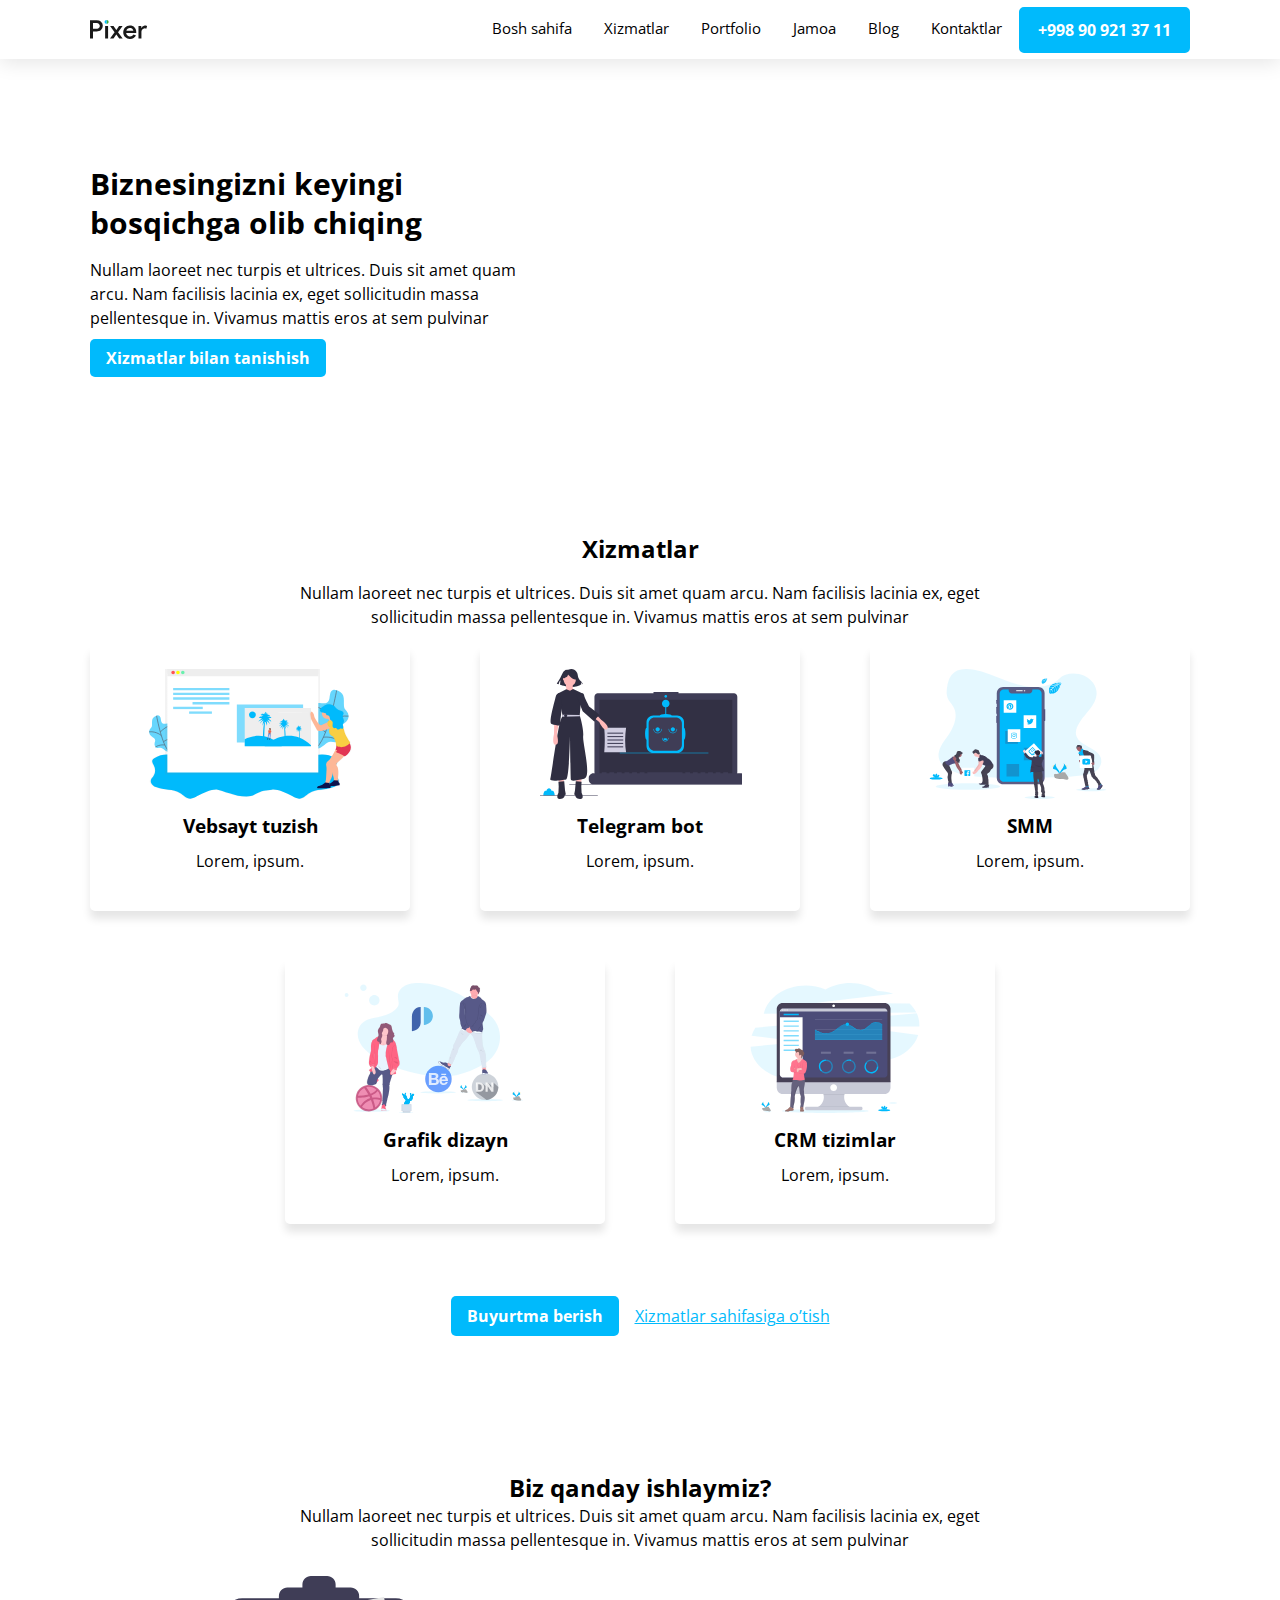
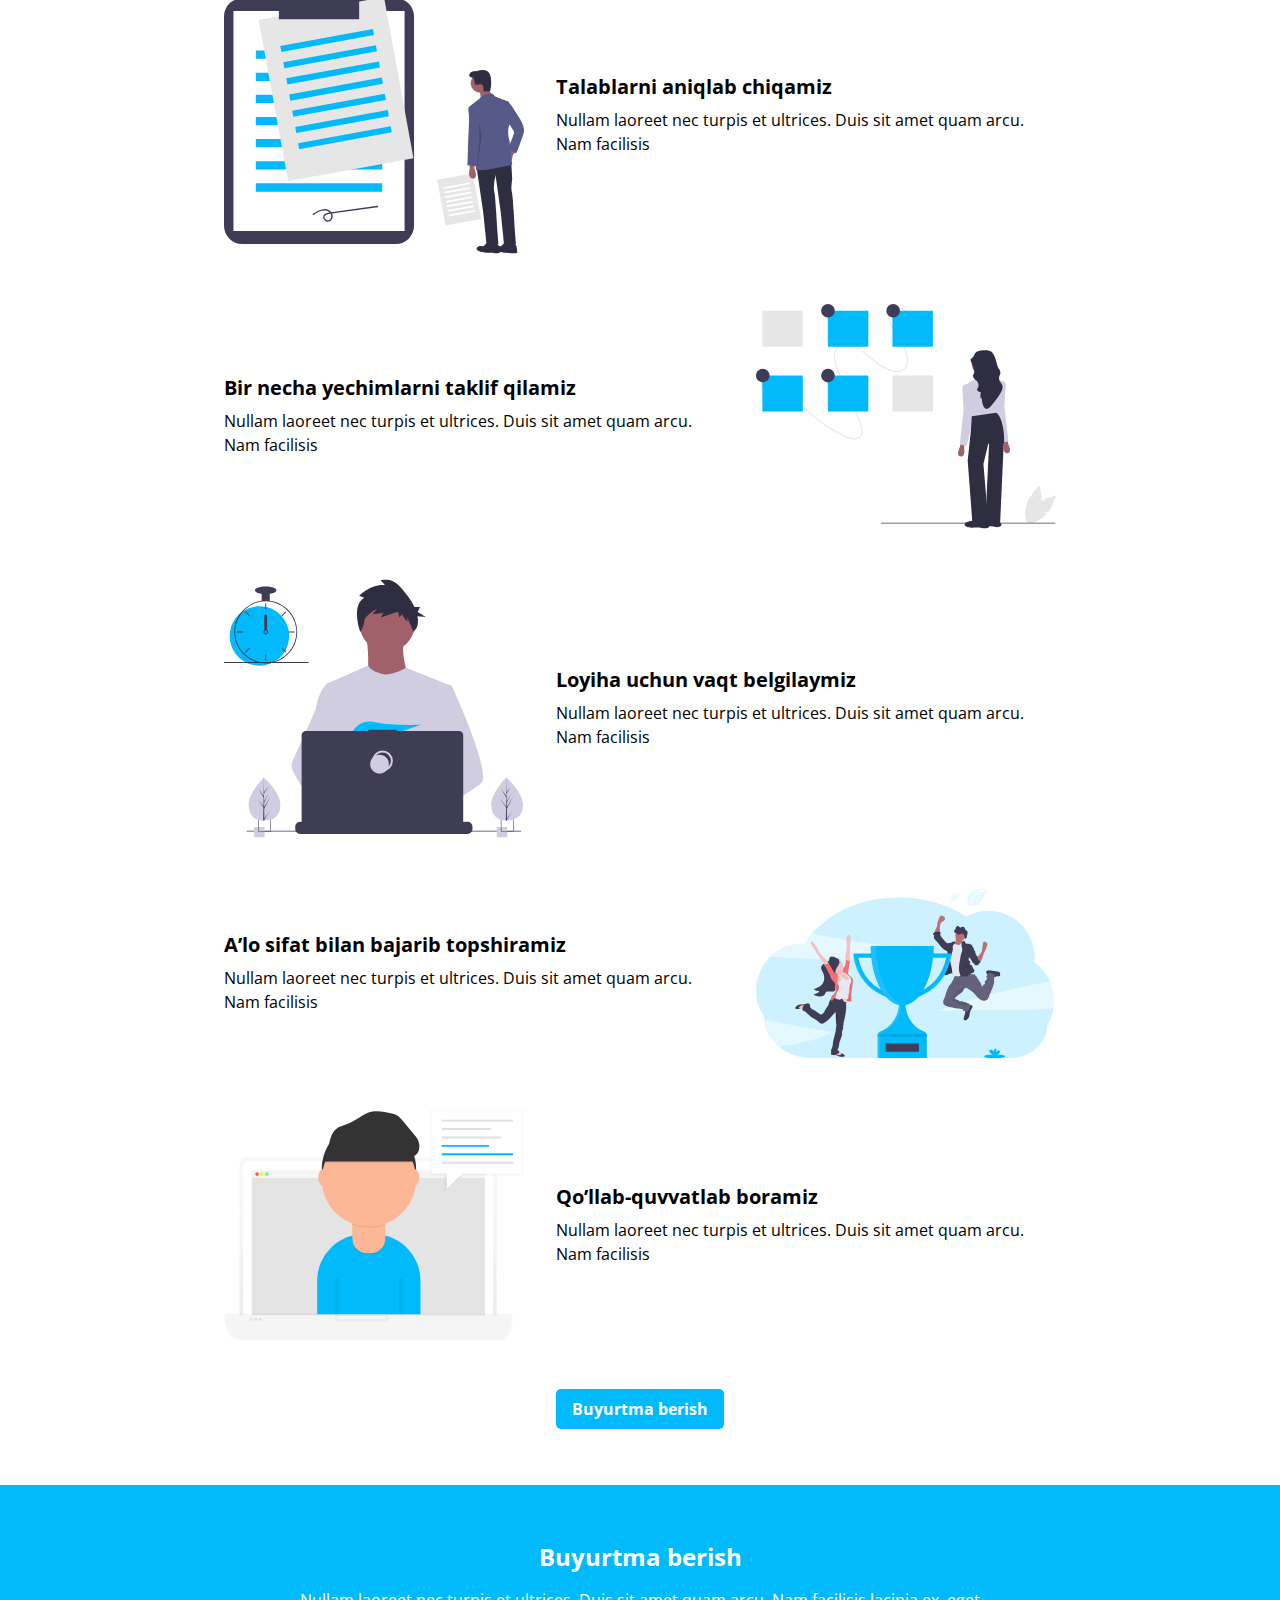
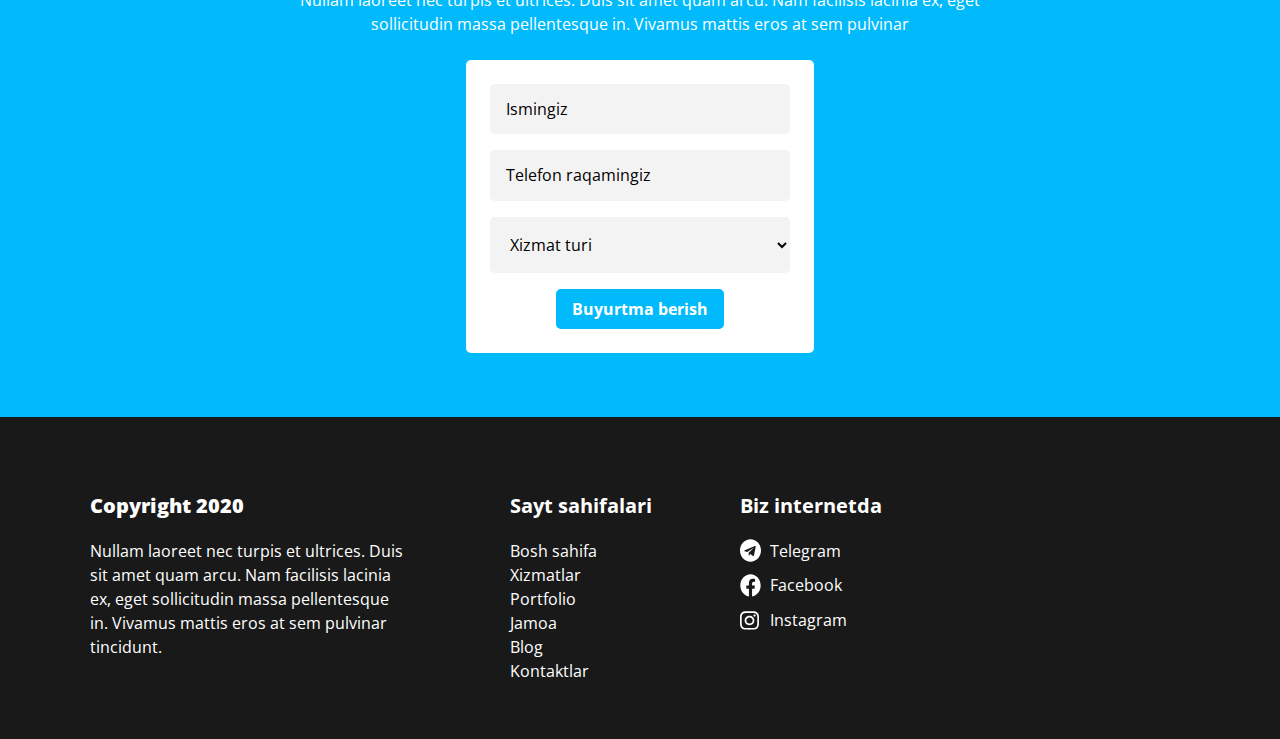
<file: index.html>
<!DOCTYPE html>
<html lang="uz">
<head>
  <meta charset="UTF-8">
  <meta http-equiv="X-UA-Compatible" content="IE=edge">
  <meta name="viewport" content="width=device-width, initial-scale=1.0">
  <title>Pixer</title>
  <link rel="preconnect" href="https://fonts.gstatic.com">
  <link href="https://fonts.googleapis.com/css2?family=Open+Sans:wght@400;700&display=swap" rel="stylesheet">
  <link rel="stylesheet" href="css/normalize.min.css">
  <link rel="stylesheet" href="css/styles.css">
  <!-- <link rel="stylesheet" href="css/styles.min.css"> -->
</head>

<body>
  <!-- SITE-HEADER -->
  <header id="home-section" class="site-header">
    <div class="container site-header-container">
      <a class="logo" href="index.html">
        <img class="logo-img" src="img/pixer-logo.svg" alt="logo of" width="58" height="20">
      </a>
      <!-- SITENAV -->
      <nav class="sitenav">
        <ul class="sitenav-list">
          <li class="sitenav-item">
            <a class="sitenav-link" href="index.html">Bosh sahifa</a>
          </li>

          <li class="sitenav-item">
            <a class="sitenav-link" href="services.html">Xizmatlar</a>
            <ul class="sitenav-dropdown-list">
              <li class="sitenav-dropdown-item">
                <a class="sitenav-dropdown-link" href="website.html">Vebsayt</a>
              </li>
              <li class="sitenav-dropdown-item">
                <a class="sitenav-dropdown-link" href="telegram-bot.html">Telegram bot</a>
              </li>
              <li class="sitenav-dropdown-item">
                <a class="sitenav-dropdown-link" href="smm.html">SMM
                </a>
              </li>
              <li class="sitenav-dropdown-item">
                <a class="sitenav-dropdown-link" href="graphic-design.html">Grafik dizayn</a>
              </li>
              <li class="sitenav-dropdown-item">
                <a class="sitenav-dropdown-link" href="crm-system.html">CRM tizim</a>
              </li>
            </ul>
          </li>

          <li class="sitenav-item">
            <a class="sitenav-link" href="portfolio.html">Portfolio</a>
          </li>

          <li class="sitenav-item">
            <a class="sitenav-link" href="team.html">Jamoa</a>
          </li>

          <li class="sitenav-item">
            <a class="sitenav-link" href="blog.html">Blog</a>
          </li>

          <li class="sitenav-item">
            <a class="sitenav-link" href="contacts.html">Kontaktlar</a>
          </li>

          <li class="sitenav-item">
            <a class="sitenav-link-tel primary-link" href="tel:+998909213711">+998 90 921 37 11</a>
          </li>
        </ul>
      </nav>
    </div>
  </header>
  <!-- SITE-CONTENT -->
  <main class="site-content">
    <div class="container">
      <!-- HERO -->
      <section class="hero">
        <div class="hero-desc">
          <h1 class="hero-heading">Biznesingizni keyingi bosqichga olib chiqing</h1>
          <p class="hero-info">Nullam laoreet nec turpis et ultrices. Duis sit amet quam arcu. Nam facilisis lacinia ex,
            eget sollicitudin massa pellentesque in. Vivamus mattis eros at sem pulvinar</p>
          <a class="hero-link main-link" href="#index-services-section">Xizmatlar bilan tanishish</a>
        </div>
        <div class="hero-video">
          <iframe class="hero-video-iframe" src="https://www.youtube.com/embed/6_pru8U2RmM" title="YouTube video player"
            allow="accelerometer; autoplay; clipboard-write; encrypted-media; gyroscope; picture-in-picture"
            allowfullscreen></iframe>
        </div>
      </section>
      <!-- index-SERVICES -->
      <section class="index-services" id="index-services-section">
        <div class="index-services-desc">
          <h2 class="index-services-heading section-heading">Xizmatlar</h2>
          <p class="index-services-info section-info">Nullam laoreet nec turpis et ultrices. Duis sit amet quam arcu. Nam
            facilisis lacinia ex, eget sollicitudin massa pellentesque in. Vivamus mattis eros at sem pulvinar</p>
        </div>
        <!-- website -->
        <ul class="index-services-list">
          <li class="index-services-item ">
            <a class="index-services-link" href="website.html">
              <div class="index-services-item-desc website-item">
                <h3 class="index-services-item-heading">Vebsayt tuzish</h3>
                <p class="index-services-item-info">Lorem, ipsum.</p>
              </div>
            </a>
          </li>
          <!-- telegram bot -->
          <li class="index-services-item ">
            <a class="index-services-link" href="telegram-bot.html">
              <div class="index-services-item-desc telegram-bot-item">
                <h3 class="index-services-item-heading">Telegram bot</h3>
                <p class="index-services-item-info">Lorem, ipsum.</p>
              </div>
            </a>
          </li>
          <!-- smm -->
          <li class="index-services-item ">
            <a class="index-services-link" href="smm.html">
              <div class="index-services-item-desc smm-item">
                <h3 class="index-services-item-heading">SMM</h3>
                <p class="index-services-item-info">Lorem, ipsum.</p>
              </div>
            </a>
          </li>
          <!-- DESIGN -->
          <li class="index-services-item ">
            <a class="index-services-link" href="graphic-design.html">
              <div class="index-services-item-desc design-item">
                <h3 class="index-services-item-heading">Grafik dizayn</h3>
                <p class="index-services-item-info">Lorem, ipsum.</p>
              </div>
            </a>
          </li>
          <!-- CRM -->
          <li class="index-services-item">
            <a class="index-services-link" href="crm-system.html">
              <div class="index-services-item-desc crm-item">
                <h3 class="index-services-item-heading">CRM tizimlar</h3>
                <p class="index-services-item-info">Lorem, ipsum.</p>
              </div>
            </a>
          </li>
        </ul>
        <div class="index-services-link">
          <a class="index-services-order-link main-link " href="#section-order">Buyurtma berish</a>
          <a class="go-to-index-services-link" href="index-services.html">Xizmatlar sahifasiga o’tish</a>
        </div>
      </section>
      <!-- HOW WE WORK -->
      <section class="advantages">
        <div class="advantages-desc">
          <h2 class="advantages-heading section-heading">Biz qanday ishlaymiz?</h2>
          <p class="advantages-info section-info">Nullam laoreet nec turpis et ultrices. Duis sit amet quam arcu. Nam
            facilisis lacinia ex, eget sollicitudin massa pellentesque in. Vivamus mattis eros at sem pulvinar</p>
        </div>

        <ol class="advantages-list">
          <!-- LEARNING DEMAND -->
          <li class="advantages-item learn-demand-item advantages-general-item ">
            <div class="advantages-item-desc">
              <h3 class="advantages-item-heading sub-heading">Talablarni aniqlab chiqamiz</h3>
              <p class="advantages-item-info">Nullam laoreet nec turpis et ultrices. Duis sit amet quam arcu. Nam
                facilisis</p>
            </div>
          </li>

          <!-- OFFERING SOLUTION -->
          <li class="advantages-item offer-solution-item advantages-general-item ">
            <div class="advantages-item-desc">
              <h3 class="advantages-item-heading sub-heading">Bir necha yechimlarni taklif qilamiz</h3>
              <p class="advantages-item-info">Nullam laoreet nec turpis et ultrices. Duis sit amet quam arcu. Nam
                facilisis</p>
            </div>
          </li>
          <!-- GENERAL ITEM -->
          <li class="advantages-item deadline-item advantages-general-item">
            <div class="advantages-item-desc">
              <h3 class="advantages-item-heading sub-heading">Loyiha uchun vaqt belgilaymiz</h3>
              <p class="advantages-item-info">Nullam laoreet nec turpis et ultrices. Duis sit amet quam arcu. Nam
                facilisis</p>
            </div>
          </li>
          <!-- SOLUTIONS OFFERING -->
          <li class="advantages-item good-quality-item advantages-general-item">
            <div class="advantages-item-desc">
              <h3 class="advantages-item-heading sub-heading">A’lo sifat bilan bajarib topshiramiz</h3>
              <p class="advantages-item-info">Nullam laoreet nec turpis et ultrices. Duis sit amet quam arcu. Nam
                facilisis</p>
            </div>
          </li>
          <!-- SUPPORT -->
          <li class="advantages-item support-item advantages-general-item">
            <div class="advantages-item-desc">
              <h3 class="advantages-item-heading sub-heading">Qo’llab-quvvatlab boramiz</h3>
              <p class="advantages-item-info">Nullam laoreet nec turpis et ultrices. Duis sit amet quam arcu. Nam
                facilisis</p>
            </div>
          </li>
        </ol>
        <!-- SECTION LINK -->
        <div class="advantages-link">
          <a class="order-now-link main-link" href="#section-order">Buyurtma berish</a>
        </div>
      </section>
    </div>
    <!-- form -->
    <section id="section-order" class="section-form">
      <div class="container">
        <div class="form-desc">
          <h2 class="form-heading section-heading">Buyurtma berish</h2>
          <p class="section-info form-info">Nullam laoreet nec turpis et ultrices. Duis sit amet quam arcu. Nam
            facilisis lacinia ex, eget sollicitudin massa pellentesque in. Vivamus mattis eros at sem pulvinar</p>
        </div>
        <div class="form-box">
          <form class="user-form" action="https://echo.htmlacademy.ru" method="POST">
            <div class="input-group">
              <label class="input-label visually-hidden" for="input-name">Ismingiz</label>
              <input class="input-field" id="input-name" name="name" type="text" minlength="2" placeholder="Ismingiz"
                required>
            </div>
            <div class="input-group">
              <label class="input-label visually-hidden">Telefon raqamingiz</label>
              <input class="input-field" type="tel" name="phone" placeholder="Telefon raqamingiz" required>
            </div>
            <div class="input-group">
              <select class="input-select" name="service-type" id="conutry" required>
                <option value="" disabled selected>Xizmat turi</option>
                <option value="smm">SMM</option>
                <option value="bot">Telegram bot</option>
              </select>
            </div>
            <div class="submit-box">
              <button class="form-submit-button main-link" type="submit">Buyurtma berish</button>
            </div>
          </form>
        </div>
      </div>
    </section>
  </main>

  <!-- FOOTER -->
  <footer class="site-footer">
    <h2 class="site-footer-heading visually-hidden">Website footer</h2>
    <div class="container footer-container">
      <div class="footer-desc">
        <p class="footer-desc-heading"><b>Copyright 2020</b></p>
        <p class="footer-desc-info">Nullam laoreet nec turpis et ultrices. Duis sit amet quam arcu. Nam facilisis
          lacinia
          ex, eget sollicitudin massa pellentesque in. Vivamus mattis eros at sem pulvinar tincidunt.</p>
      </div>

      <div class="footer-link-box">
        <h3 class="footer-likn-heading">Sayt sahifalari</h3>
        <ul class="footer-link-list">
          <li class="footer-link-item">
            <a class="footer-link-link footer-general-link" href="index.html">Bosh sahifa</a>
          </li>
          <li class="footer-link-item">
            <a class="footer-link-link footer-general-link" href="index-services.html">Xizmatlar</a>
          </li>
          <li class="footer-link-item">
            <a class="footer-link-link footer-general-link" href="portfolio.html">Portfolio</a>
          </li>
          <li class="footer-link-item">
            <a class="footer-link-link footer-general-link" href="team.html">Jamoa</a>
          </li>
          <li class="footer-link-item">
            <a class="footer-link-link footer-general-link" href="blog.html">Blog</a>
          </li>
          <li class="footer-link-item">
            <a class="footer-link-link footer-general-link" href="contacts.html">Kontaktlar</a>
          </li>
        </ul>
      </div>

      <div class="social-network">
        <h3 class="social-network-heading">Biz internetda</h3>
        <ul class="social-network-list">
          <li class="social-network-item">
            <a class="social-network-link sn-telegram footer-general-link" href="https://t.me/itwithbey"
              target="_blank">Telegram</a>
          </li>
          <li class="social-network-item">
            <a class="social-network-link sn-facebook footer-general-link"
              href="https://www.facebook.com/asadbek.mahmudov.77/" target="_blank">Facebook</a>
          </li>
          <li class="social-network-item">
            <a class="social-network-link sn-instagram footer-general-link" href="https://www.instagram.com/asadbek_w/"
              target="_blank">Instagram</a>
          </li>
        </ul>
      </div>
    </div>
  </footer>
</body>
</html>
</file>
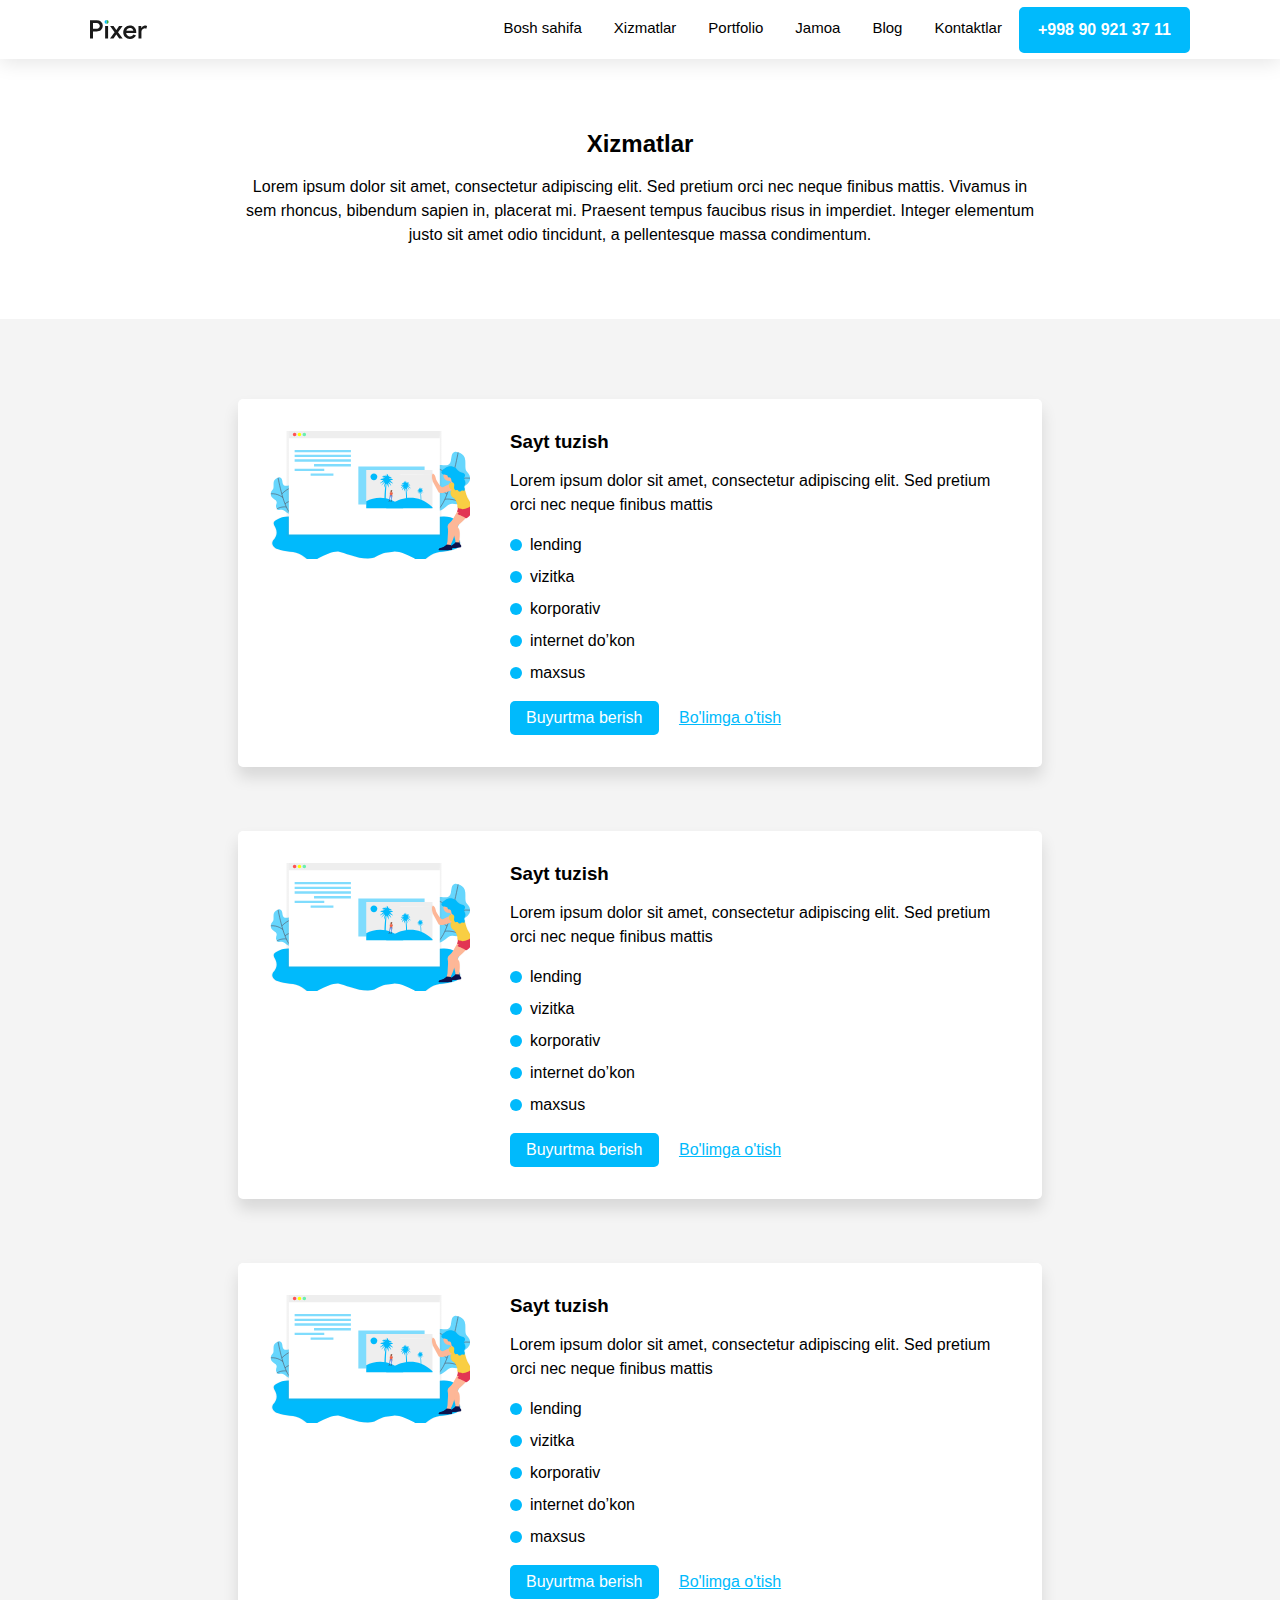
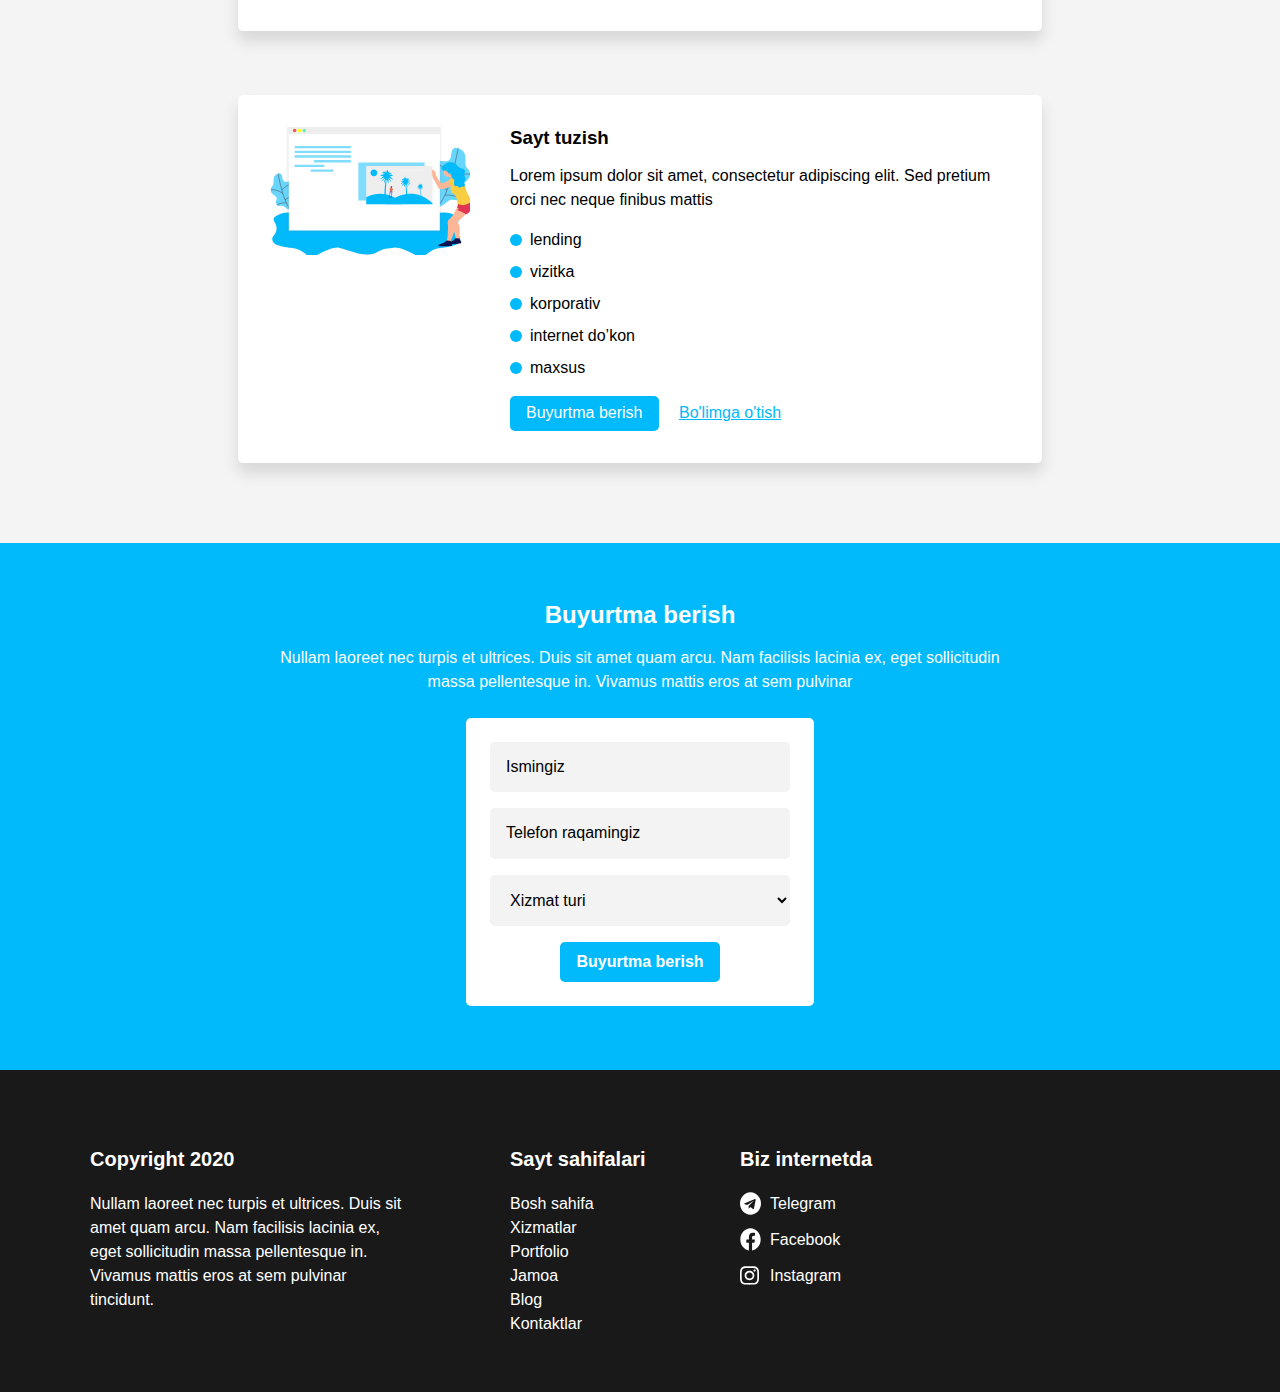
<file: services.html>
<!DOCTYPE html>
<html lang="en">

<head>
  <meta charset="UTF-8">
  <meta http-equiv="X-UA-Compatible" content="IE=edge">
  <meta name="viewport" content="width=device-width, initial-scale=1.0">
  <title>Services</title>
  <link rel="stylesheet" href="css/normalize.min.css">
  <link rel="stylesheet" href="css/styles.css">
</head>

<body>
  <!-- SITE-HEADER -->
  <header id="home-section" class="site-header">
    <div class="container site-header-container">
      <a class="logo" href="index.html">
        <img class="logo-img" src="img/pixer-logo.svg" alt="logo of" width="58" height="20">
      </a>
      <!-- SITENAV -->
      <nav class="sitenav">
        <ul class="sitenav-list">
          <li class="sitenav-item">
            <a class="sitenav-link" href="index.html">Bosh sahifa</a>
          </li>

          <li class="sitenav-item">
            <a class="sitenav-link" href="services.html">Xizmatlar</a>
            <ul class="sitenav-dropdown-list">
              <li class="sitenav-dropdown-item">
                <a class="sitenav-dropdown-link" href="website.html">Vebsayt</a>
              </li>
              <li class="sitenav-dropdown-item">
                <a class="sitenav-dropdown-link" href="telegram-bot.html">Telegram bot</a>
              </li>
              <li class="sitenav-dropdown-item">
                <a class="sitenav-dropdown-link" href="smm.html">SMM
                </a>
              </li>
              <li class="sitenav-dropdown-item">
                <a class="sitenav-dropdown-link" href="graphic-design.html">Grafik dizayn</a>
              </li>
              <li class="sitenav-dropdown-item">
                <a class="sitenav-dropdown-link" href="crm-system.html">CRM tizim</a>
              </li>
            </ul>
          </li>

          <li class="sitenav-item">
            <a class="sitenav-link" href="portfolio.html">Portfolio</a>
          </li>

          <li class="sitenav-item">
            <a class="sitenav-link" href="team.html">Jamoa</a>
          </li>

          <li class="sitenav-item">
            <a class="sitenav-link" href="blog.html">Blog</a>
          </li>

          <li class="sitenav-item">
            <a class="sitenav-link" href="contacts.html">Kontaktlar</a>
          </li>

          <li class="sitenav-item">
            <a class="sitenav-link-tel primary-link" href="tel:+998909213711">+998 90 921 37 11</a>
          </li>
        </ul>
      </nav>
    </div>
  </header>
  <!-- SITE-CONTENT -->
  <main class="site-content">
    <h1 class="visually-hidden">Pixer Xizmatlar</h1>
    <!-- PAGE SECTION -->
    <section class="services-page-section">
      <div class="container">
        <div class="services-page-desc">
          <h2 class="services-page-heading section-heading">Xizmatlar</h2>
            <p class="services-page-info section-info">Lorem ipsum dolor sit amet, consectetur adipiscing elit. Sed
              pretium orci nec neque finibus mattis. Vivamus in sem rhoncus, bibendum sapien in, placerat mi. Praesent
              tempus faucibus risus in imperdiet. Integer elementum justo sit amet odio tincidunt, a pellentesque massa
              condimentum.</p>
        </div>
      </div>
    </section>
    <!--  SERVICES LIST -->
    <section class="services-types">
      <h2 class="visually-hidden">pixer services</h2>
      <div class="container">
        <ul class="services-list">

          <li class="services-item">
            <div class="services-item-desc services-website">
              <h3 class="services-item-heading">Sayt tuzish</h3>
              <p class="services-item-info">Lorem ipsum dolor sit amet, consectetur adipiscing elit. Sed pretium orci
                nec neque finibus mattis</p>
              <ul class="services-item-list">
                <li class="services-item-feature">lending</li>
                <li class="services-item-feature">vizitka</li>
                <li class="services-item-feature">korporativ</li>
                <li class="services-item-feature">internet do’kon</li>
                <li class="services-item-feature">maxsus</li>
              </ul>
              <div class="services-link-box">
                <a class="services-order-link" href="#section-order">Buyurtma berish</a>
                <a class="services-link services-goto-page-link" href="services.html">Bo'limga o'tish</a>
              </div>
            </div>
          </li>

          <li class="services-item">
            <div class="services-item-desc services-website">
              <h3 class="services-item-heading">Sayt tuzish</h3>
              <p class="services-item-info">Lorem ipsum dolor sit amet, consectetur adipiscing elit. Sed pretium orci
                nec
                neque finibus mattis</p>
              <ul class="services-item-list">
                <li class="services-item-feature">lending</li>
                <li class="services-item-feature">vizitka</li>
                <li class="services-item-feature">korporativ</li>
                <li class="services-item-feature">internet do’kon</li>
                <li class="services-item-feature">maxsus</li>
              </ul>
              <div class="services-link-box">
                <a class="services-order-link" href="#section-order">Buyurtma berish</a>
                <a class="services-link services-goto-page-link" href="services.html">Bo'limga o'tish</a>
              </div>
            </div>
          </li>

          <li class="services-item">
            <div class="services-item-desc services-website">
              <h3 class="services-item-heading">Sayt tuzish</h3>
              <p class="services-item-info">Lorem ipsum dolor sit amet, consectetur adipiscing elit. Sed pretium orci
                nec
                neque finibus mattis</p>
              <ul class="services-item-list">
                <li class="services-item-feature">lending</li>
                <li class="services-item-feature">vizitka</li>
                <li class="services-item-feature">korporativ</li>
                <li class="services-item-feature">internet do’kon</li>
                <li class="services-item-feature">maxsus</li>
              </ul>
              <div class="services-link-box">
                <a class="services-order-link" href="#section-order">Buyurtma berish</a>
                <a class="services-link services-goto-page-link" href="services.html">Bo'limga o'tish</a>
              </div>
            </div>
          </li>

          <li class="services-item">
            <div class="services-item-desc services-website">
              <h3 class="services-item-heading">Sayt tuzish</h3>
              <p class="services-item-info">Lorem ipsum dolor sit amet, consectetur adipiscing elit. Sed pretium orci
                nec
                neque finibus mattis</p>
              <ul class="services-item-list">
                <li class="services-item-feature">lending</li>
                <li class="services-item-feature">vizitka</li>
                <li class="services-item-feature">korporativ</li>
                <li class="services-item-feature">internet do’kon</li>
                <li class="services-item-feature">maxsus</li>
              </ul>
              <div class="services-link-box">
                <a class="services-order-link" href="#section-order">Buyurtma berish</a>
                <a class="services-link services-goto-page-link" href="services.html">Bo'limga o'tish</a>
              </div>
            </div>
          </li>

        </ul>
      </div>
    </section>
    <section id="section-order" class="section-form">
      <div class="container">
        <div class="form-desc">
          <h2 class="form-heading section-heading">Buyurtma berish</h2>
          <p class="section-info form-info">Nullam laoreet nec turpis et ultrices. Duis sit amet quam arcu. Nam
            facilisis lacinia ex, eget sollicitudin massa pellentesque in. Vivamus mattis eros at sem pulvinar</p>
        </div>
        <div class="form-box">
          <form class="user-form" action="https://echo.htmlacademy.ru" method="POST">
            <div class="input-group">
              <label class="input-label visually-hidden" for="input-name">Ismingiz</label>
              <input class="input-field" id="input-name" name="name" type="text" minlength="2" placeholder="Ismingiz"
                required>
            </div>
            <div class="input-group">
              <label class="input-label visually-hidden">Telefon raqamingiz</label>
              <input class="input-field" type="tel" name="phone" placeholder="Telefon raqamingiz" required>
            </div>
            <div class="input-group">
              <select class="input-select" name="service-type" id="conutry" required>
                <option value="" disabled selected>Xizmat turi</option>
                <option value="smm">SMM</option>
                <option value="bot">Telegram bot</option>
              </select>
            </div>
            <div class="submit-box">
              <button class="form-submit-button main-link" type="submit">Buyurtma berish</button>
            </div>
          </form>
        </div>
      </div>
    </section>
  </main>
  <!-- FOOTER -->
  <footer class="site-footer">
    <h2 class="site-footer-heading visually-hidden">Website footer</h2>
    <div class="container footer-container">
      <div class="footer-desc">
        <p class="footer-desc-heading"><b>Copyright 2020</b></p>
        <p class="footer-desc-info">Nullam laoreet nec turpis et ultrices. Duis sit amet quam arcu. Nam facilisis
          lacinia
          ex, eget sollicitudin massa pellentesque in. Vivamus mattis eros at sem pulvinar tincidunt.</p>
      </div>

      <div class="footer-link-box">
        <h3 class="footer-likn-heading">Sayt sahifalari</h3>
        <ul class="footer-link-list">
          <li class="footer-link-item">
            <a class="footer-link-link footer-general-link" href="index.html">Bosh sahifa</a>
          </li>
          <li class="footer-link-item">
            <a class="footer-link-link footer-general-link" href="index-services.html">Xizmatlar</a>
          </li>
          <li class="footer-link-item">
            <a class="footer-link-link footer-general-link" href="portfolio.html">Portfolio</a>
          </li>
          <li class="footer-link-item">
            <a class="footer-link-link footer-general-link" href="team.html">Jamoa</a>
          </li>
          <li class="footer-link-item">
            <a class="footer-link-link footer-general-link" href="blog.html">Blog</a>
          </li>
          <li class="footer-link-item">
            <a class="footer-link-link footer-general-link" href="contacts.html">Kontaktlar</a>
          </li>
        </ul>
      </div>

      <div class="social-network">
        <h3 class="social-network-heading">Biz internetda</h3>
        <ul class="social-network-list">
          <li class="social-network-item">
            <a class="social-network-link sn-telegram footer-general-link" href="https://t.me/itwithbey"
              target="_blank">Telegram</a>
          </li>
          <li class="social-network-item">
            <a class="social-network-link sn-facebook footer-general-link"
              href="https://www.facebook.com/asadbek.mahmudov.77/" target="_blank">Facebook</a>
          </li>
          <li class="social-network-item">
            <a class="social-network-link sn-instagram footer-general-link" href="https://www.instagram.com/asadbek_w/"
              target="_blank">Instagram</a>
          </li>
        </ul>
      </div>
    </div>
  </footer>
</body>
</html>
</file>
<file: css/styles.css>
:root {
  --main-font: "Open Sans", "Arial", sans-serif;
  --main-text-color: #000;
  --primary-color: #00BAFC;
  --main-border-radius: 5px;
  --main-box-shadow: 0px 8px 8px rgba(0, 0, 0, 0.1);
  --outline-box-shadow: 0px 8px 8px rgba(0, 186, 252, 0.3);
  --primary-active-color: rgba(0, 186, 252, 0.6);
  --main-bg-color: #fff;

}

/* GENERAL STYLE */

html {
  box-sizing: border-box;
  height: 100%;
  scroll-behavior: smooth;

}

*,
*::before,
*::after {
  box-sizing: inherit;
}

img {
  max-width: 100%;
  height: auto;
}

.visually-hidden {
  position: absolute;
  width: 1px;
  height: 1px;
  margin: -1px;
  border: 0;
  padding: 0;
  clip: rect(0 0 0 0);
  overflow: hidden;
}

.container {
  max-width: 1140px;
  margin-left: auto;
  margin-right: auto;
  padding-left: 20px;
  padding-right: 20px;
}

body {
  height: 100%;
  margin: 0;
  padding: 0;
  margin-top: 56px;
  display: flex;
  flex-direction: column;
  font-size: 16px;
  font-family: var(--main-font);
  font-weight: 400;
  color: var(--main-text-color);
  background-color: var(--main-bg-color);
}

/* REPEATED STYLES */

.primary-link {
  display: inline-block;
  padding: 8px 16px;
  font-size: 16px;
  line-height: 24px;
  text-decoration: none;
  font-weight: 700;
  border: 3px solid var(--primary-color);
  border-radius: var(--main-border-radius);
  background-color: var(--primary-color);
  color: #fff;
  transition: background-color 0.3s ease, color 0.3s ease,
    color 0.3s ease;

}

.primary-link:hover {
  background-color: #fff;
  color: var(--primary-color);
}

.primary-link:active {

  background-color: var(--primary-active-color);
  border-color: transparent;
  color: #fff;

}

.section-heading {
  font-weight: bold;
  margin-top: 0;
  margin-bottom: 0;
  margin-bottom: 16px;
  line-height: 24px;
  font-size: 24px;
  line-height: 130%;
  color: var(--main-text-color);
}

.section-info {
  font-weight: normal;
  margin-top: 0;
  margin-bottom: 0;
  font-size: 16px;
  line-height: 24px;
  color: var(--main-text-color);
}

.sub-heading {
  margin-top: 0;
  margin-bottom: 0;
  font-weight: bold;
  font-size: 20px;
  line-height: 130%;

}

.main-link {
  padding: 8px 16px;
  background-color: #00BAFC;
  font-weight: bold;
  font-size: 16px;
  line-height: 24px;
  text-decoration: none;
  color: #fff;
  border-radius: var(--main-border-radius);
  transition: background-color 0.3s ease;

}

.main-link:hover {
  background-color: rgba(0, 186, 252, 0.8);
}

.main-link:active {
  background: rgba(0, 186, 252, 0.6);
}

/* SITE-HEADER */
.site-header {
  position: fixed;
  top: 0;
  width: 100%;
  background-color: #fff;
  box-shadow: 0px 4px 20px rgba(0, 0, 0, 0.1);
}

.site-header-container {
  display: flex;
  align-items: center;

}

/* LOGO */
.logo {
  margin-right: auto;
  transition: background-color 0.3s easem, opacity 0.3s ease;

}

.logo:hover {
  opacity: 0.8;
}

.logo:active {
  opacity: 0.6;
}

.logo-img {
  display: block;
}

.sitenav {
  background-color: #fff;
}

.sitenav-list {
  display: flex;
  align-items: center;
  list-style: none;
  padding: 0;
  margin: 0;

}

.sitenav-item {
  position: relative;
  display: block;
}

.sitenav-link {
  margin-bottom: 0;
  padding: 16px;
  display: block;
  font-size: 15px;
  line-height: 24px;
  color: var(--main-text-color);
  text-decoration: none;
  border-bottom: 3px solid transparent;
  transition: border 0.3s ease, background-color 0.3s ease;
}

.sitenav-link:hover {
  border-color: #191919;
}

.sitenav-link:active {
  background-color: rgba(25, 25, 25, 0.7);
  border-color: transparent;
  color: #fff;
}

.sitenav-link-tel {
  margin-left: 1px;
  display: inline-block;
  padding: 8px 16px;
  font-size: 16px;
  font-weight: 700;
}

/* DROPDOWN */

.sitenav-dropdown-list {
  margin: 0;
  padding: 0;
  padding-top: 8px;
  padding-bottom: 8px;
  position: absolute;
  left: -15%;
  top: 100%;
  display: none;
  list-style: none;
  overflow: hidden;
  background-color: #fff;
  border-radius: var(--main-border-radius);
  box-shadow: 0px 4px 24px rgba(0, 0, 0, 0.1);
}

.sitenav-dropdown-link {
  width: 100%;
  display: block;
  font-weight: normal;
  margin: 0;
  text-decoration: none;
  padding: 0;
  padding: 8px 16px;
  font-size: 16px;
  line-height: 24px;
  white-space: nowrap;
  justify-content: center;
  color: var(--main-text-color);
  transition: background-color 0.3s ease, opacity 0.3s ease, color 0.3s ease;
}

.sitenav-item:hover .sitenav-dropdown-list {
  display: block;
  background-color: #fff;
}

.sitenav-item:hover .sitenav-dropdown-link:hover {
  background-color: var(--primary-color);
  color: #fff;
}

.sitenav-dropdown-link:active {
  opacity: 0.6;
}


/* SITE CONTENT */
.site-content {
  flex-grow: 1;
  background-color: var(--main-bg-color);
  /* margin-top: 56px; */

}

/* HERO  */
.hero {
  display: flex;
  align-items: center;
  justify-content: space-between;
  padding-top: 80px;
  padding-bottom: 80px;

}

.hero-desc {
  width: 470px;
}

.hero-heading {
  margin: 0;
  margin-bottom: 16px;
  font-weight: bold;
  font-size: 30px;
  line-height: 130%;
}

.hero-info {
  margin: 0;
  margin-bottom: 16px;
  width: 465px;
  font-weight: normal;
  font-size: 16px;
  line-height: 24px;

}

.hero-video {
  width: 458px;
}

.hero-video-iframe {
  border: none;
  width: 458px;
  height: 258px;
  border-radius: var(--main-border-radius);
}

/* index-SERVICES  */

.index-services {
  padding-top: 56px;
  padding-bottom: 56px;
}

.index-services-desc {
  width: 720px;
  margin-left: auto;
  margin-right: auto;
  margin-bottom: 16px;
  text-align: center;
}

.index-services-list {
  margin: 0;
  padding: 0;
  display: flex;
  margin-left: -70px;
  flex-wrap: wrap;
  justify-content: center;

}

.index-services-item {
  width: 320px;
  margin-left: 70px;
  margin-bottom: 48px;
  display: flex;
  flex-direction: column;
  justify-content: center;
  align-items: center;
  box-shadow: var(--main-box-shadow);
  border-radius: var(--main-border-radius);
  transition: box-shadow 0.3s ease;

}

.index-services-item:hover {
  box-shadow: 0px 12px 21px rgba(0, 0, 0, 0.1);
}

.index-services-item:active {
  box-shadow: 0px 4px 4px rgba(0, 0, 0, 0.2);
}

.index-services-item-desc::before {
  content: '';
  display: block;
  justify-content: center;
  align-items: center;
  width: 203px;
  height: 130px;
  background-position: center center;
  background-repeat: no-repeat;
  margin-bottom: 16px;


}

.index-services-item-desc {
  display: block;
  justify-content: center;
  align-items: center;
  text-align: center;

}

.index-services-item-desc::before {}

.website-item::before {
  background-image: url("../img/website-illustration.svg");
}

.telegram-bot-item {
  background-image: url("../img/bot-illustration.svg");
  background-repeat: no-repeat;
}

.smm-item {
  background-image: url("../img/smm-illustration.svg");
  background-repeat: no-repeat;
}

.design-item {
  background-image: url("../img/design-illustration.svg");
  background-repeat: no-repeat;

}

.crm-item {
  background-image: url("../img/crm-illustration.svg");
  width: 170px;
  background-repeat: no-repeat;
}

.index-services-link {
  display: block;
  display: flex;
  padding: 24px 58px;
  color: var(--main-text-color);
  align-items: center;
  justify-content: center;
  text-decoration: none;
}

.index-services-item-heading {
  margin: 0;
  padding: 0;
}

.index-services-item-info {
  text-align: center;
  display: flex;
  flex-direction: column;
  align-items: center;
  justify-content: center;
}

.go-to-index-services-link {
  color: var(--primary-color);
  margin-left: 16px;
  text-decoration: underline;
}

/* ADVANTAGES */
.advantages {
  padding-top: 56px;
  padding-bottom: 56px;
}

.advantages-desc {
  width: 720px;
  margin-left: auto;
  margin-right: auto;
  text-align: center;
}

.advantages-heading {
  margin: 0;
}

.advantages-info {
  margin-bottom: 24px;

}

.advantages-list {
  list-style: none;
  width: 832px;
  margin: 0;
  padding: 0;
  margin-left: auto;
  margin-right: auto;
}

.advantages-item {
  margin-bottom: 50px;
  display: flex;
  align-items: center;
  width: 100%;

}

.advantages-item:last-child {
  margin-bottom: 48px;
}

.advantages-item-desc {
  width: 500px;
}


.advantages-item-heading {
  margin-bottom: 8px;
}

.sub-heading {
  margin-bottom: 8px;
}

.advantages-item-info {
  margin-top: 0;
  margin-bottom: 0;
  width: 493px;
  font-weight: normal;
  font-size: 16px;
  line-height: 24px;
}

.advantages-general-item::before {
  display: block;
  content: '';
  background-repeat: no-repeat;
  background-size: contain;
}

.advantages-item {
  flex-grow: 1;
}

.advantages-general-item:nth-child(even) {
  flex-direction: row-reverse;
  flex-grow: 1;

}

.learn-demand-item::before {

  background-image: url("../img/step-illlustration-man.svg");
  background-size: contain;
  height: 278px;
  width: 300px;
  margin-right: 32px;
}

.offer-solution-item::before {
  background-image: url("../img/step-illlustration-woman.svg");
  height: 225px;
  width: 300px;
  margin-left: 32px;
}


.deadline-item::before {
  background-image: url("../img/step-illustration-boy.svg");
  background-size: contain;
  height: 259px;
  width: 300px;
  margin-right: 32px;
}

.good-quality-item::before {
  background-image: url("../img/step-illustration-best-quality.svg");
  height: 171px;
  width: 300px;
  margin-left: 32px;
}

.support-item::before {
  display: block;
  content: '';
  background-repeat: no-repeat;
  background-image: url("../img/step-illustration-screen-with-boy.svg");
  background-size: contain;
  margin-right: 32px;
  height: 232px;
  width: 300px;
}


.advantages-link {
  display: flex;
  align-items: center;
  flex-direction: column;
  justify-content: center;
}

.order-now-link {
  display: inline-block;
}

/* form */

.section-form {
  padding-top: 56px;
  padding-bottom: 64px;
  background-color: var(--primary-color);
}


.form-desc {
  width: 720px;
  margin-left: auto;
  margin-right: auto;
  margin-bottom: 24px;
  text-align: center;
}

.form-heading {
  color: white;
}

.form-info {
  color: white;
}

.form-box {
  display: flex;
  justify-content: center;
}


.user-form {
  width: 348px;
  padding: 24px;
  background-color: #fff;
  border-radius: var(--main-border-radius);
}

.input-group {
  width: 100%;
  display: block;
}



.input-field {
  width: 100%;
  margin-bottom: 16px;
  padding: 16px;
  background-color: #F3F3F3;
  border: none;
  border-radius: var(--main-border-radius);

}

::placeholder {
  color: var(--main-text-color);
}

.input-select {
  margin-bottom: 16px;
  padding: 16px;
  border: none;
  color: var(--main-text-color);
  background-color: #f3f3f3;
  border-radius: var(--main-border-radius);
  width: 100%;
}

.form-submit-button {
  padding: 8px 16px;
  border: none;
  color: #fff;
  transition: background-color 0.3s ease, color 0.3s ease;
}

.form-submit-button:hover {
  cursor: pointer;
}



.submit-box {
  display: flex;
  justify-content: center;
}

/* SITE-FOOTER */
.site-footer {
  padding-top: 56px;
  padding-bottom: 56px;
  background-color: #191919;
  color: white;
}

.footer-container {
  display: flex;
}

.footer-desc {
  width: 320px;
  margin-right: 100px;
}

.footer-desc-heading {
  font-weight: bold;
  font-size: 20px;
  line-height: 130%;
}

.footer-desc-info {
  font-weight: normal;
  font-size: 16px;
  line-height: 150%;
}


/* footer link */

.footer-link-box {
  width: 143px;
  margin-right: 87px;
}

.footer-likn-heading {
  font-weight: bold;
  font-size: 20px;
  line-height: 130%;
  color: #FFFFFF;
}

.footer-link-list {
  padding: 0;
  margin: 0;
  list-style: none;
}

.footer-general-link {
  margin-bottom: 8px;
  font-weight: normal;
  font-size: 16px;
  line-height: 24px;
  text-decoration: none;
  color: #fff;
  transition: color 0.3s ease;
}

.footer-general-link:last-child {
  margin-bottom: 0;
}

.footer-general-link:hover {
  color: var(--primary-color);
}

.footer-general-link:active {
  color: var(--primary-active-color)
}

/* social network */
.social-network-heading {
  font-weight: bold;
  font-size: 20px;
  line-height: 130%;
}

.social-network-list {
  padding: 0;
  margin: 0;
  list-style: none;
}

.social-network-item {
  margin-bottom: 8px;
}

.social-network-item:last-child {
  margin-bottom: 0;
}

.social-network-link {
  display: inline-flex;
  align-items: center;
  font-weight: normal;
  font-size: 16px;
  line-height: 24px;
}


.social-network-link::before {
  display: block;
  content: '';
  background-repeat: no-repeat;
  background-size: contain;
  margin-right: 8px;
  transition: opacity 0.3s ease;

}

.social-network-link:active {
  opacity: 0.6;
}

.sn-facebook::before {
  background-image: url("../img/icon-facebook.svg");
  width: 22px;
  height: 23px;
}

.sn-telegram::before {
  background-image: url("../img/icon-telegram.svg");
  height: 23px;
  width: 22px;
}

.sn-instagram::before {
  background-image: url("../img/icon-instagram.svg");
  width: 22px;
  height: 21px;
}


/* SERVICES PAGE */

.services-page-section {
  padding-top: 72px;
  padding-bottom: 72px;
  background-color: #fff;
}

.services-page-desc {
  color: var(--main-text-color);
  width: 800px;
  margin-left: auto;
  margin-right: auto;
  text-align: center;
}


/* SERVICES TYPE */


.services-types {
  padding-top: 80px;
  padding-bottom: 80px;
  background-color: #f4f4f4;
}


/* SERVICES  ITEM */
.services-list {
  width: 804px;
  margin: 0;
  padding: 0;
  margin-left: auto;
  margin-right: auto;
  list-style: none;
}

.services-item {
  padding: 32px;
  margin-bottom: 64px;
  display: flex;
  background-color: #fff;
  border-radius: var(--main-border-radius);
  box-shadow: 0px 10px 16px rgba(0, 0, 0, 0.12);
}

.services-item:last-child {
  margin-bottom: 0px;
}

.services-item-desc {
  margin-left: 40px;
  width: 500px;

}

.services-item::before {
  content: '';
  width: 200px;
  height: 128px;
  display: block;
  background-repeat: no-repeat;
  background-image: url("../img/website-illustration.svg");
}

.services-item-heading {
  margin-top: 0;
  margin-bottom: 16px;

}

.services-item-info {
  margin-bottom: 16px;
  font-weight: normal;
  font-size: 16px;
  line-height: 24px;
  color: var(--main-text-color);

}

.services-item-list {
  margin: 0;
  padding: 0;
  list-style: none;
}

.services-item-feature {
  display: flex;
  align-items: center;
  margin-bottom: 8px;
  font-size: 16px;
  line-height: 24px;

}

.services-item-feature::before {
  content: '';
  display: block;
  margin-right: 8px;
  border-radius: 50%;
  width: 12px;
  height: 12px;
  background-color: var(--primary-color);
}

.services-item-feature:last-child {
  margin-bottom: 0;
}

.services-link-box {
  margin-top: 16px;
}

.services-order-link {
  display: inline-block;
  padding: 8px 16px;
  color: #fff;
  text-decoration: none;
  background: #00BAFC;
  border-radius: 5px;
  transition: background-color 0.3s ease;

}

.services-order-link:hover {
  background: rgba(0, 186, 252, 0.8);
}

.services-order-link:active {
  background: rgba(0, 186, 252, 0.6);
}

.services-link {
  text-decoration: none;
}

.services-goto-page-link {
  color: var(--primary-color);
  margin-left: 16px;
  text-decoration-line: underline;
}
</file>
<file: css/styles.min.css>
/*! normalize.css v8.0.1 | MIT License | github.com/necolas/normalize.css */html{line-height:1.15;-webkit-text-size-adjust:100%}body{margin:0}main{display:block}h1{font-size:2em;margin:.67em 0}hr{box-sizing:content-box;height:0;overflow:visible}pre{font-family:monospace,monospace;font-size:1em}a{background-color:transparent}abbr[title]{border-bottom:none;text-decoration:underline;text-decoration:underline dotted}b,strong{font-weight:bolder}code,kbd,samp{font-family:monospace,monospace;font-size:1em}small{font-size:80%}sub,sup{font-size:75%;line-height:0;position:relative;vertical-align:baseline}sub{bottom:-.25em}sup{top:-.5em}img{border-style:none}button,input,optgroup,select,textarea{font-family:inherit;font-size:100%;line-height:1.15;margin:0}button,input{overflow:visible}button,select{text-transform:none}[type=button],[type=reset],[type=submit],button{-webkit-appearance:button}[type=button]::-moz-focus-inner,[type=reset]::-moz-focus-inner,[type=submit]::-moz-focus-inner,button::-moz-focus-inner{border-style:none;padding:0}[type=button]:-moz-focusring,[type=reset]:-moz-focusring,[type=submit]:-moz-focusring,button:-moz-focusring{outline:1px dotted ButtonText}fieldset{padding:.35em .75em .625em}legend{box-sizing:border-box;color:inherit;display:table;max-width:100%;padding:0;white-space:normal}progress{vertical-align:baseline}textarea{overflow:auto}[type=checkbox],[type=radio]{box-sizing:border-box;padding:0}[type=number]::-webkit-inner-spin-button,[type=number]::-webkit-outer-spin-button{height:auto}[type=search]{-webkit-appearance:textfield;outline-offset:-2px}[type=search]::-webkit-search-decoration{-webkit-appearance:none}::-webkit-file-upload-button{-webkit-appearance:button;font:inherit}details{display:block}summary{display:list-item}template{display:none}[hidden]{display:none}:root{--main-font:"Open Sans","Arial",sans-serif;--main-text-color:#000;--primary-color:#00BAFC;--main-border-radius:5px;--main-box-shadow:0px 8px 8px rgba(0, 0, 0, 0.1);--outline-box-shadow:0px 8px 8px rgba(0, 186, 252,0.3);--primary-active-color:rgba(0, 186, 252,0.6);--main-bg-color:#fff}html{-webkit-box-sizing:border-box;box-sizing:border-box;height:100%;scroll-behavior:smooth}*,::after,::before{-webkit-box-sizing:inherit;box-sizing:inherit}img{max-width:100%;height:auto}.visually-hidden{position:absolute;width:1px;height:1px;margin:-1px;border:0;padding:0;clip:rect(0 0 0 0);overflow:hidden}.container{max-width:1140px;margin-left:auto;margin-right:auto;padding-left:20px;padding-right:20px}body{height:100%;margin:0;padding:0;display:-webkit-box;display:-ms-flexbox;display:flex;-webkit-box-orient:vertical;-webkit-box-direction:normal;-ms-flex-direction:column;flex-direction:column;font-size:16px;font-family:var(--main-font);font-weight:400;color:var(--main-text-color);background-color:var(--main-bg-color)}.primary-link{display:inline-block;padding:8px 16px;font-size:16px;line-height:24px;text-decoration:none;font-weight:700;border:3px solid var(--primary-color);border-radius:var(--main-border-radius);background-color:var(--primary-color);color:#fff;-webkit-transition:background-color .3s ease,color .3s ease,color .3s ease;-o-transition:background-color .3s ease,color .3s ease,color .3s ease;transition:background-color .3s ease,color .3s ease,color .3s ease}.primary-link:hover{background-color:#fff;color:var(--primary-color)}.primary-link:active{background-color:var(--primary-active-color);border-color:transparent;color:#fff}.section-heading{font-weight:700;margin-top:0;margin-bottom:0;margin-bottom:16px;line-height:24px;font-size:24px;line-height:130%;color:var(--main-text-color)}.section-info{font-weight:400;margin-top:0;margin-bottom:0;font-size:16px;line-height:24px;color:var(--main-text-color)}.sub-heading{margin-top:0;margin-bottom:0;font-weight:700;font-size:20px;line-height:130%}.site-header{position:fixed;width:100%;background-color:#fff;-webkit-box-shadow:0 4px 20px rgba(0,0,0,.1);box-shadow:0 4px 20px rgba(0,0,0,.1)}.site-header-container{display:-webkit-box;display:-ms-flexbox;display:flex;-webkit-box-align:center;-ms-flex-align:center;align-items:center}.logo{margin-right:auto;-webkit-transition:background-color .3s easem,opacity .3s ease;-o-transition:background-color .3s easem,opacity .3s ease;transition:background-color .3s easem,opacity .3s ease}.logo:hover{opacity:.8}.logo:active{opacity:.6}.logo-img{display:block}.sitenav{background-color:#fff}.sitenav-list{display:-webkit-box;display:-ms-flexbox;display:flex;-webkit-box-align:center;-ms-flex-align:center;align-items:center;list-style:none;padding:0;margin:0}.sitenav-item{position:relative;display:block}.sitenav-link{margin-bottom:0;padding:16px;display:block;font-size:15px;line-height:24px;color:var(--main-text-color);text-decoration:none;border-bottom:3px solid transparent;-webkit-transition:border .3s ease,background-color .3s ease;-o-transition:border .3s ease,background-color .3s ease;transition:border .3s ease,background-color .3s ease}.sitenav-link:hover{border-color:#191919}.sitenav-link:active{background-color:rgba(25,25,25,.7);border-color:transparent;color:#fff}.sitenav-link-tel{display:inline-block;padding:8px 16px;font-size:16px;font-weight:700}.sitenav-dropdown-list{position:absolute;left:-15%;top:100%;margin:0;padding:0;display:none;list-style:none;overflow:hidden;border-radius:var(--main-border-radius);-webkit-box-shadow:0 4px 24px rgba(0,0,0,.1);box-shadow:0 4px 24px rgba(0,0,0,.1)}.sitenav-dropdown-link{width:100%;display:block;font-weight:400;margin:0;text-decoration:none;padding:0;padding:8px 16px;font-size:16px;line-height:24px;white-space:nowrap;-webkit-box-pack:center;-ms-flex-pack:center;justify-content:center;color:var(--main-text-color);-webkit-transition:background-color .3s ease,opacity .3s ease,color .3s ease;-o-transition:background-color .3s ease,opacity .3s ease,color .3s ease;transition:background-color .3s ease,opacity .3s ease,color .3s ease}.sitenav-item:hover .sitenav-dropdown-list{display:block;background-color:#fff}.sitenav-item:hover .sitenav-dropdown-link:hover{background-color:var(--primary-color);color:#fff}.sitenav-dropdown-link:active{opacity:.6}.site-content{-webkit-box-flex:1;-ms-flex-positive:1;flex-grow:1;background-color:var(--main-bg-color);margin-top:56px}.hero{display:-webkit-box;display:-ms-flexbox;display:flex;-webkit-box-align:center;-ms-flex-align:center;align-items:center;-webkit-box-pack:justify;-ms-flex-pack:justify;justify-content:space-between;padding-top:80px;padding-bottom:80px}.hero-desc{width:470px}.hero-heading{margin:0;margin-bottom:16px;font-weight:700;font-size:30px;line-height:130%}.hero-info{margin:0;margin-bottom:16px;width:465px;font-weight:400;font-size:16px;line-height:24px}.hero-video{width:458px}.hero-video-iframe{border:none;width:458px;height:258px;border-radius:var(--main-border-radius)}.services{padding-top:56px;padding-bottom:56px}.services-desc{width:720px;margin-left:auto;margin-right:auto;margin-bottom:16px;text-align:center}.services-list{margin:0;padding:0;display:-webkit-box;display:-ms-flexbox;display:flex;margin-left:-70px;-ms-flex-wrap:wrap;flex-wrap:wrap;-webkit-box-pack:center;-ms-flex-pack:center;justify-content:center}.services-item{width:320px;margin-left:70px;margin-bottom:48px;display:-webkit-box;display:-ms-flexbox;display:flex;-webkit-box-orient:vertical;-webkit-box-direction:normal;-ms-flex-direction:column;flex-direction:column;-webkit-box-pack:center;-ms-flex-pack:center;justify-content:center;-webkit-box-align:center;-ms-flex-align:center;align-items:center;-webkit-box-shadow:var(--main-box-shadow);box-shadow:var(--main-box-shadow);border-radius:var(--main-border-radius);-webkit-transition:-webkit-box-shadow .3s ease;transition:-webkit-box-shadow .3s ease;-o-transition:box-shadow .3s ease;transition:box-shadow .3s ease;transition:box-shadow .3s ease,-webkit-box-shadow .3s ease}.services-item:hover{-webkit-box-shadow:0 12px 21px rgba(0,0,0,.1);box-shadow:0 12px 21px rgba(0,0,0,.1)}.services-item:active{-webkit-box-shadow:0 4px 4px rgba(0,0,0,.2);box-shadow:0 4px 4px rgba(0,0,0,.2)}.services-item-desc::before{content:'';display:block;-webkit-box-pack:center;-ms-flex-pack:center;justify-content:center;-webkit-box-align:center;-ms-flex-align:center;align-items:center;width:203px;height:130px;background-position:center center;background-repeat:no-repeat;margin-bottom:16px}.services-item-desc{display:block;-webkit-box-pack:center;-ms-flex-pack:center;justify-content:center;-webkit-box-align:center;-ms-flex-align:center;align-items:center;text-align:center}.website-item::before{background-image:url(../img/website-illustration.svg)}.telegram-bot-item{background-image:url(../img/bot-illustration.svg);background-repeat:no-repeat}.smm-item{background-image:url(../img/smm-illustration.svg);background-repeat:no-repeat}.design-item{background-image:url(../img/design-illustration.svg);background-repeat:no-repeat}.crm-item{background-image:url(../img/crm-illustration.svg);width:170px;background-repeat:no-repeat}.services-link{display:block;display:-webkit-box;display:-ms-flexbox;display:flex;padding:24px 58px;color:var(--main-text-color);-webkit-box-align:center;-ms-flex-align:center;align-items:center;-webkit-box-pack:center;-ms-flex-pack:center;justify-content:center;text-decoration:none}.services-item-heading{margin:0;padding:0}.services-item-info{text-align:center;display:-webkit-box;display:-ms-flexbox;display:flex;-webkit-box-orient:vertical;-webkit-box-direction:normal;-ms-flex-direction:column;flex-direction:column;-webkit-box-align:center;-ms-flex-align:center;align-items:center;-webkit-box-pack:center;-ms-flex-pack:center;justify-content:center}.go-to-services-link{color:var(--primary-color);margin-left:16px;text-decoration:underline}.advantages{padding-top:56px;padding-bottom:56px}.advantages-desc{width:720px;margin-left:auto;margin-right:auto;text-align:center}.advantages-heading{margin:0}.advantages-info{margin-bottom:24px}.advantages-list{list-style:none;width:832px;margin:0;padding:0;margin-left:auto;margin-right:auto}.advantages-item{margin-bottom:50px;display:-webkit-box;display:-ms-flexbox;display:flex;-webkit-box-align:center;-ms-flex-align:center;align-items:center;width:100%}.advantages-item:last-child{margin-bottom:48px}.advantages-item-desc{width:500px}.advantages-item-heading{margin-bottom:8px}.sub-heading{margin-bottom:8px}.advantages-item-info{margin-top:0;margin-bottom:0;width:493px;font-weight:400;font-size:16px;line-height:24px}.advantages-general-item::before{display:block;content:'';background-repeat:no-repeat;background-size:contain}.advantages-item{-webkit-box-flex:1;-ms-flex-positive:1;flex-grow:1}.advantages-general-item:nth-child(even){-webkit-box-orient:horizontal;-webkit-box-direction:reverse;-ms-flex-direction:row-reverse;flex-direction:row-reverse;-webkit-box-flex:1;-ms-flex-positive:1;flex-grow:1}.learn-demand-item::before{background-image:url(../img/step-illlustration-man.svg);background-size:contain;height:278px;width:300px;margin-right:32px}.offer-solution-item::before{background-image:url(../img/step-illlustration-woman.svg);height:225px;width:300px;margin-left:32px}.deadline-item::before{background-image:url(../img/step-illustration-boy.svg);background-size:contain;height:259px;width:300px;margin-right:32px}.good-quality-item::before{background-image:url(../img/step-illustration-best-quality.svg);height:171px;width:300px;margin-left:32px}.support-item::before{display:block;content:'';background-repeat:no-repeat;background-image:url(../img/step-illustration-screen-with-boy.svg);background-size:contain;margin-right:32px;height:232px;width:300px}.advantages-link{display:-webkit-box;display:-ms-flexbox;display:flex;-webkit-box-align:center;-ms-flex-align:center;align-items:center;-webkit-box-orient:vertical;-webkit-box-direction:normal;-ms-flex-direction:column;flex-direction:column;-webkit-box-pack:center;-ms-flex-pack:center;justify-content:center}.order-now-link{display:inline-block}.section-form{padding-top:56px;padding-bottom:64px;background-color:var(--primary-color)}.form-desc{width:720px;margin-left:auto;margin-right:auto;margin-bottom:24px;text-align:center}.form-heading{color:#fff}.form-info{color:#fff}.form-box{display:-webkit-box;display:-ms-flexbox;display:flex;-webkit-box-pack:center;-ms-flex-pack:center;justify-content:center}.user-form{width:348px;padding:24px;background-color:#fff;border-radius:var(--main-border-radius)}.input-group{width:100%;display:block}.input-field{width:100%;margin-bottom:16px;padding:16px;background-color:#f3f3f3;border:none;border-radius:var(--main-border-radius)}::-webkit-input-placeholder{color:var(--main-text-color)}::-moz-placeholder{color:var(--main-text-color)}:-ms-input-placeholder{color:var(--main-text-color)}::-ms-input-placeholder{color:var(--main-text-color)}::placeholder{color:var(--main-text-color)}.input-select{margin-bottom:16px;padding:16px;border:none;color:var(--main-text-color);background-color:#f3f3f3;border-radius:var(--main-border-radius);width:100%}.form-submit-button{padding:8px 16px;background-color:var(--primary-color);border:none;color:#fff;border-radius:var(--main-border-radius);font-weight:700;border:3px solid var(--primary-color);border-radius:var(--main-border-radius);background-color:var(--primary-color);color:#fff;-webkit-transition:background-color .3s ease,color .3s ease;-o-transition:background-color .3s ease,color .3s ease;transition:background-color .3s ease,color .3s ease}.form-submit-button:hover{background-color:#fff;color:var(--primary-color);cursor:pointer}.form-submit-button:active{background-color:var(--primary-active-color);border-color:transparent;color:#fff}.submit-box{display:-webkit-box;display:-ms-flexbox;display:flex;-webkit-box-pack:center;-ms-flex-pack:center;justify-content:center}.site-footer{padding-top:56px;padding-bottom:56px;background-color:#191919;color:#fff}.footer-container{display:-webkit-box;display:-ms-flexbox;display:flex}.footer-desc{width:320px;margin-right:100px}.footer-desc-heading{font-weight:700;font-size:20px;line-height:130%}.footer-desc-info{font-weight:400;font-size:16px;line-height:150%}.footer-link-box{width:143px;margin-right:87px}.footer-likn-heading{font-weight:700;font-size:20px;line-height:130%;color:#fff}.footer-link-list{padding:0;margin:0;list-style:none}.footer-general-link{margin-bottom:8px;font-weight:400;font-size:16px;line-height:24px;text-decoration:none;color:#fff;-webkit-transition:color .3s ease;-o-transition:color .3s ease;transition:color .3s ease}.footer-general-link:last-child{margin-bottom:0}.footer-general-link:hover{color:var(--primary-color)}.footer-general-link:active{color:var(--primary-active-color)}.social-network-heading{font-weight:700;font-size:20px;line-height:130%}.social-network-list{padding:0;margin:0;list-style:none}.social-network-item{margin-bottom:8px}.social-network-item:last-child{margin-bottom:0}.social-network-link{display:-webkit-box;display:-ms-flexbox;display:flex;-webkit-box-align:center;-ms-flex-align:center;align-items:center;font-weight:400;font-size:16px;line-height:24px}.social-network-link::before{display:block;content:'';background-repeat:no-repeat;background-size:contain;margin-right:8px;-webkit-transition:opacity .3s ease;-o-transition:opacity .3s ease;transition:opacity .3s ease}.social-network-link:active{opacity:.6}.sn-facebook::before{background-image:url(../img/icon-facebook.svg);width:22px;height:23px}.sn-telegram::before{background-image:url(../img/icon-telegram.svg);height:23px;width:22px}.sn-instagram::before{background-image:url(../img/icon-instagram.svg);width:22px;height:21px}
</file>
